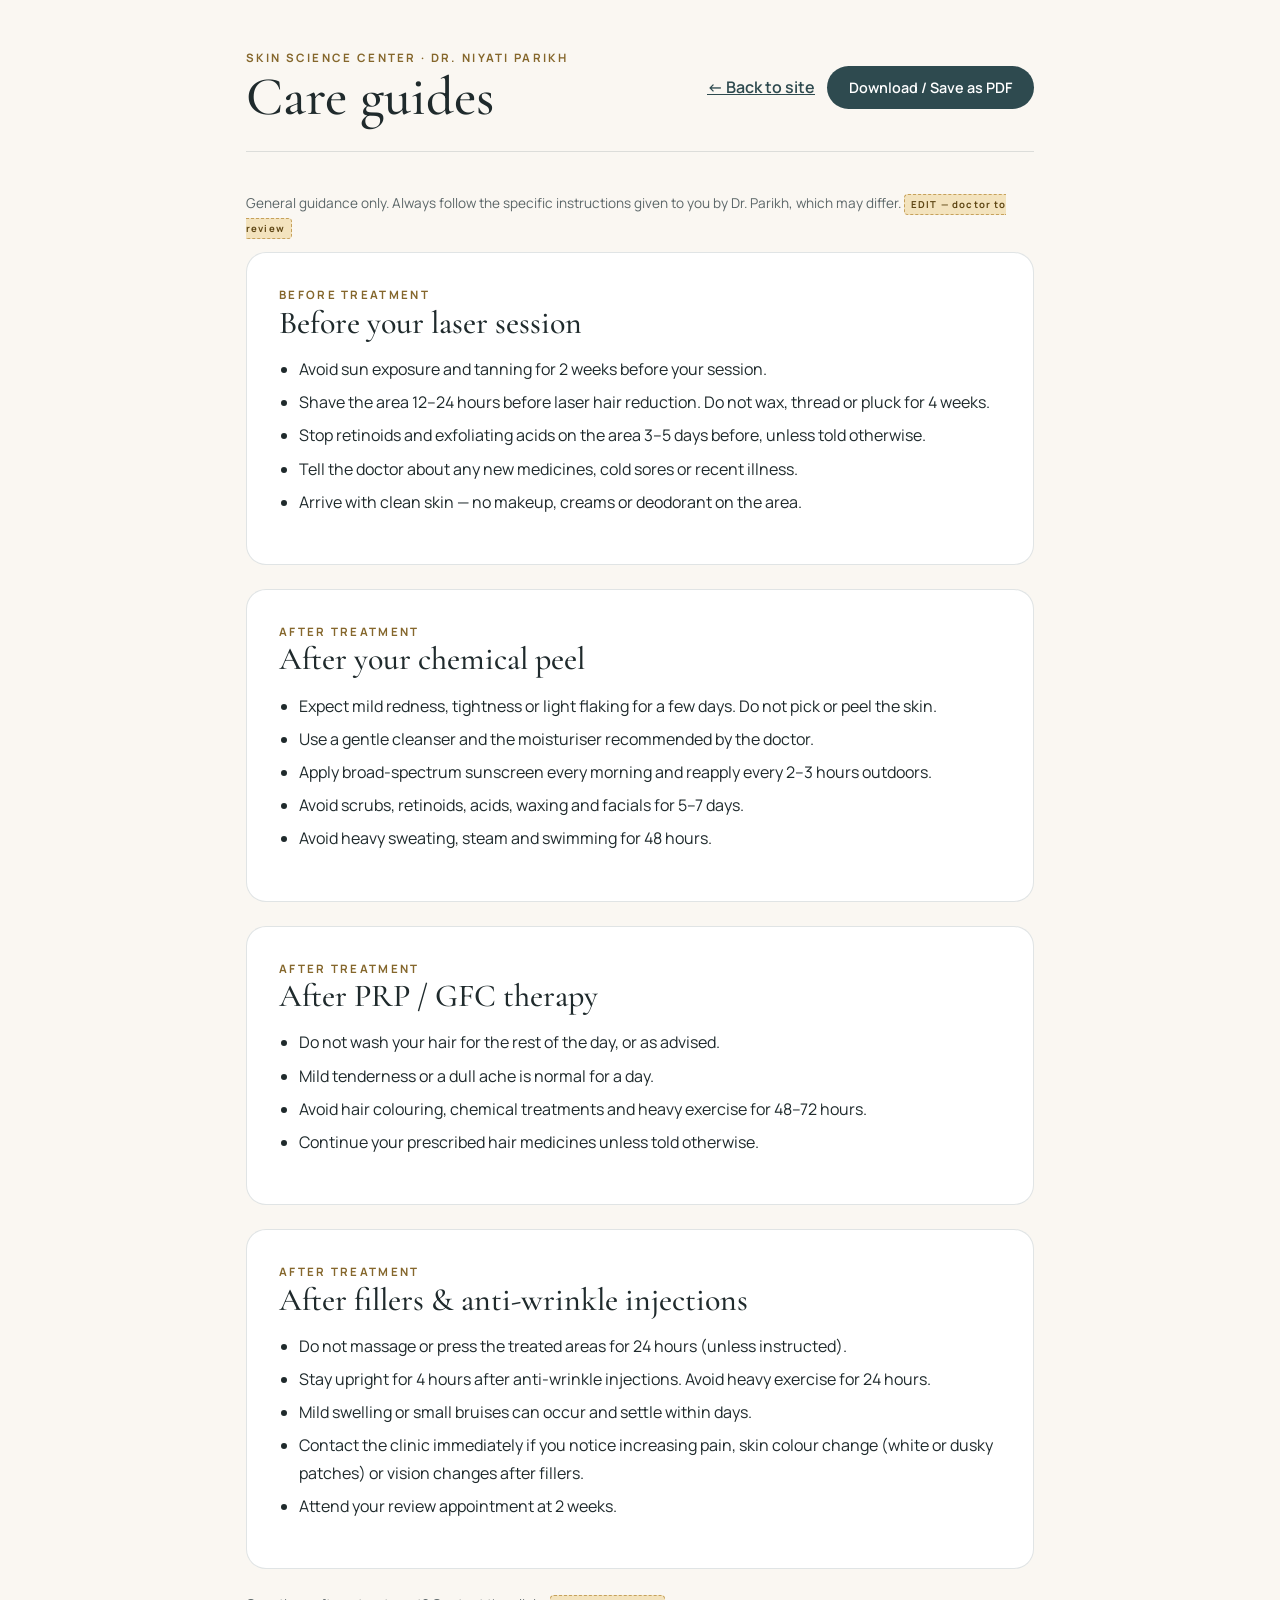
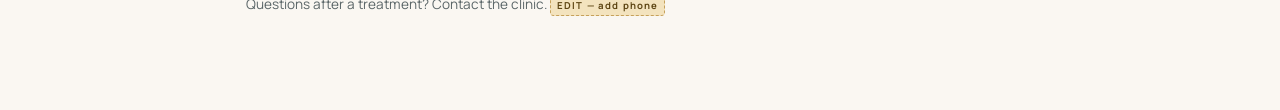
<file: care-guides.html>
<!doctype html>
<html lang="en">
<head>
  <meta charset="utf-8">
  <meta name="viewport" content="width=device-width, initial-scale=1">
  <title>Care Guides | Skin Science Center</title>
  <meta name="description" content="Pre- and post-treatment care guides from Skin Science Center, Memnagar, Ahmedabad.">
  <link rel="icon" href="assets/img/favicon.svg" type="image/svg+xml">
  <link href="https://fonts.googleapis.com/css2?family=Cormorant+Garamond:ital,wght@0,500;0,600;1,500&family=Manrope:wght@400;600;700&display=swap" rel="stylesheet">
  <style>
    :root { --ivory:#FAF7F2; --teal:#2E4A4F; --gold:#85672C; --text:#1F2A2C; --muted:#5B6668; --line:rgba(46,74,79,.15); }
    * { box-sizing: border-box; }
    body { margin: 0; background: var(--ivory); color: var(--text); font: 16px/1.7 Manrope, system-ui, sans-serif; }
    .wrap { max-width: 820px; margin: 0 auto; padding: 48px 16px 80px; }
    header { display: flex; justify-content: space-between; align-items: center; gap: 16px; flex-wrap: wrap; border-bottom: 1px solid var(--line); padding-bottom: 24px; margin-bottom: 40px; }
    h1, h2 { font-family: "Cormorant Garamond", Georgia, serif; font-weight: 500; line-height: 1.1; }
    h1 { font-size: clamp(2.2rem, 6vw, 3.4rem); margin: 0; }
    h2 { font-size: 2rem; margin: 0 0 6px; }
    .eyebrow { font-size: .72rem; letter-spacing: .2em; text-transform: uppercase; color: var(--gold); font-weight: 700; }
    a.back { color: var(--teal); font-weight: 600; }
    button { font: 600 .9rem Manrope, sans-serif; background: var(--teal); color: #fff; border: 0; border-radius: 999px; padding: 12px 22px; cursor: pointer; }
    section { background: #fff; border: 1px solid var(--line); border-radius: 20px; padding: 32px; margin-bottom: 24px; page-break-inside: avoid; }
    ul { padding-left: 20px; } li { margin-bottom: 6px; }
    .note { font-size: .85rem; color: var(--muted); }
    .edit { font-size: .6rem; font-weight: 700; letter-spacing: .12em; background: #F3E3BE; color: #5E4614; border: 1px dashed #C6A15B; padding: 3px 6px; border-radius: 4px; }
    @media print { button, a.back { display: none; } body { background: #fff; } section { border: 0; padding: 0 0 20px; } }
  </style>
</head>
<body>
<div class="wrap">
  <header>
    <div>
      <div class="eyebrow">Skin Science Center · Dr. Niyati Parikh</div>
      <h1>Care guides</h1>
    </div>
    <div style="display:flex;gap:12px;align-items:center">
      <a class="back" href="index.html">← Back to site</a>
      <button onclick="window.print()">Download / Save as PDF</button>
    </div>
  </header>
  <p class="note">General guidance only. Always follow the specific instructions given to you by Dr. Parikh, which may differ. <span class="edit">EDIT — doctor to review</span></p>

  <section id="laser-before">
    <div class="eyebrow">Before treatment</div>
    <h2>Before your laser session</h2>
    <ul>
      <li>Avoid sun exposure and tanning for 2 weeks before your session.</li>
      <li>Shave the area 12–24 hours before laser hair reduction. Do not wax, thread or pluck for 4 weeks.</li>
      <li>Stop retinoids and exfoliating acids on the area 3–5 days before, unless told otherwise.</li>
      <li>Tell the doctor about any new medicines, cold sores or recent illness.</li>
      <li>Arrive with clean skin — no makeup, creams or deodorant on the area.</li>
    </ul>
  </section>

  <section id="peel-after">
    <div class="eyebrow">After treatment</div>
    <h2>After your chemical peel</h2>
    <ul>
      <li>Expect mild redness, tightness or light flaking for a few days. Do not pick or peel the skin.</li>
      <li>Use a gentle cleanser and the moisturiser recommended by the doctor.</li>
      <li>Apply broad-spectrum sunscreen every morning and reapply every 2–3 hours outdoors.</li>
      <li>Avoid scrubs, retinoids, acids, waxing and facials for 5–7 days.</li>
      <li>Avoid heavy sweating, steam and swimming for 48 hours.</li>
    </ul>
  </section>

  <section id="prp-after">
    <div class="eyebrow">After treatment</div>
    <h2>After PRP / GFC therapy</h2>
    <ul>
      <li>Do not wash your hair for the rest of the day, or as advised.</li>
      <li>Mild tenderness or a dull ache is normal for a day.</li>
      <li>Avoid hair colouring, chemical treatments and heavy exercise for 48–72 hours.</li>
      <li>Continue your prescribed hair medicines unless told otherwise.</li>
    </ul>
  </section>

  <section id="injectables-after">
    <div class="eyebrow">After treatment</div>
    <h2>After fillers &amp; anti-wrinkle injections</h2>
    <ul>
      <li>Do not massage or press the treated areas for 24 hours (unless instructed).</li>
      <li>Stay upright for 4 hours after anti-wrinkle injections. Avoid heavy exercise for 24 hours.</li>
      <li>Mild swelling or small bruises can occur and settle within days.</li>
      <li>Contact the clinic immediately if you notice increasing pain, skin colour change (white or dusky patches) or vision changes after fillers.</li>
      <li>Attend your review appointment at 2 weeks.</li>
    </ul>
  </section>

  <p class="note">Questions after a treatment? Contact the clinic. <span class="edit">EDIT — add phone</span></p>
</div>
</body>
</html>
</file>
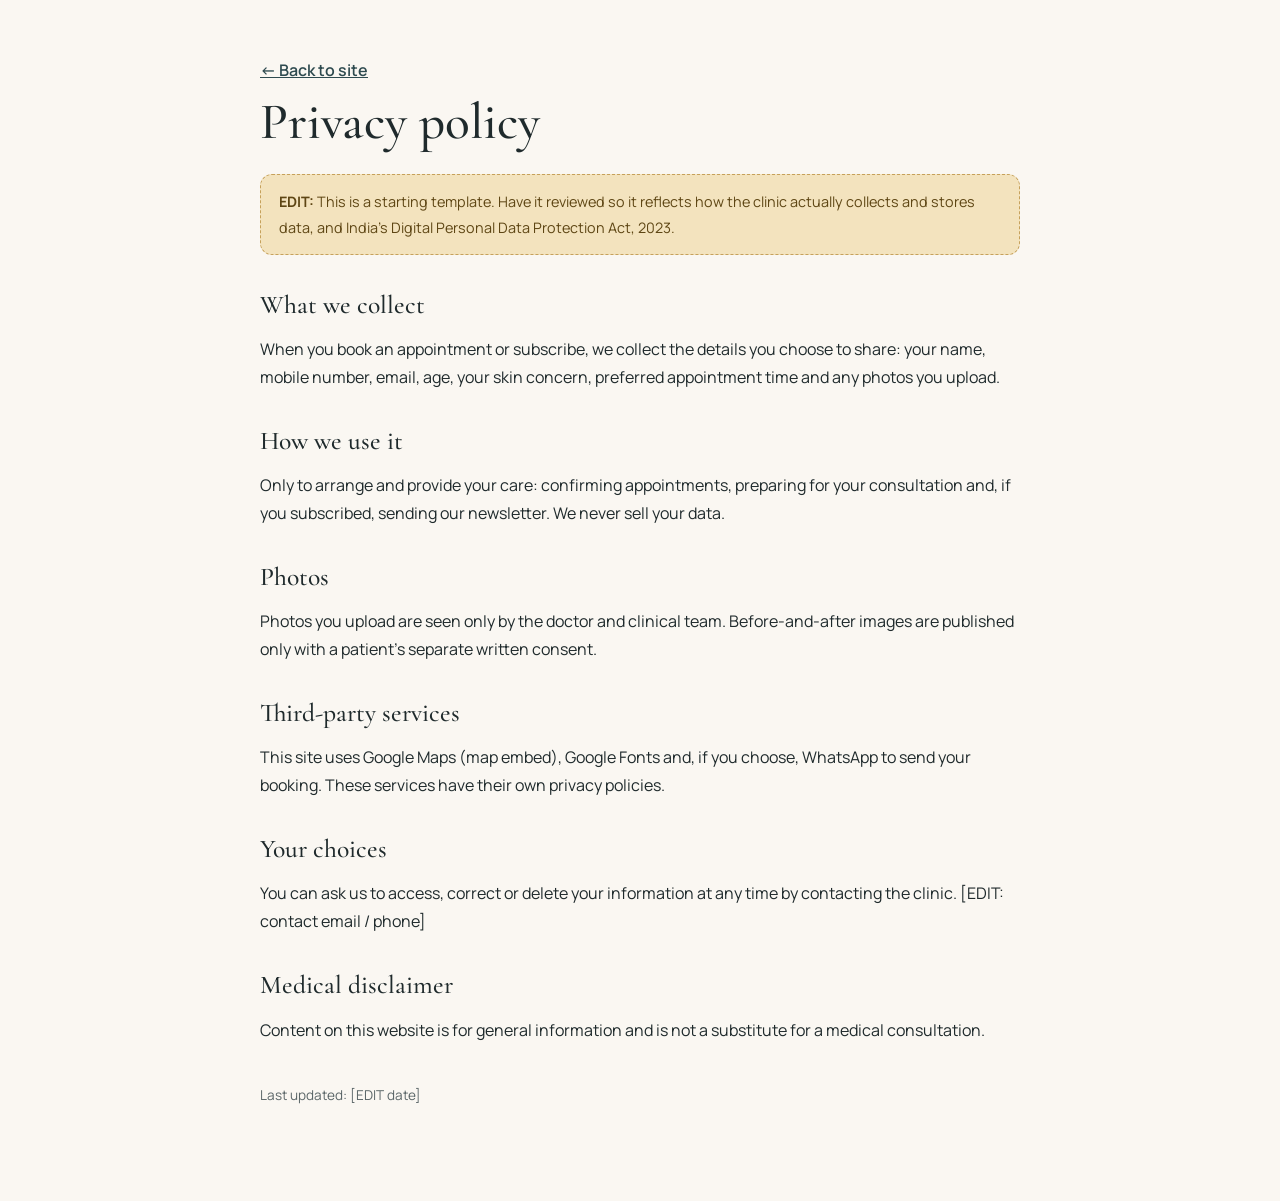
<file: privacy.html>
<!doctype html>
<html lang="en">
<head>
  <meta charset="utf-8">
  <meta name="viewport" content="width=device-width, initial-scale=1">
  <title>Privacy Policy | Skin Science Center</title>
  <meta name="robots" content="noindex">
  <link rel="icon" href="assets/img/favicon.svg" type="image/svg+xml">
  <link href="https://fonts.googleapis.com/css2?family=Cormorant+Garamond:wght@500&family=Manrope:wght@400;600;700&display=swap" rel="stylesheet">
  <style>
    body { margin: 0; background: #FAF7F2; color: #1F2A2C; font: 16px/1.75 Manrope, system-ui, sans-serif; }
    .wrap { max-width: 760px; margin: 0 auto; padding: 56px 16px 80px; }
    h1, h2 { font-family: "Cormorant Garamond", Georgia, serif; font-weight: 500; line-height: 1.1; }
    h1 { font-size: clamp(2.2rem, 6vw, 3.2rem); margin: 10px 0 24px; }
    h2 { font-size: 1.6rem; margin: 36px 0 8px; }
    a { color: #2E4A4F; font-weight: 600; }
    .note { background: #F3E3BE; border: 1px dashed #C6A15B; color: #5E4614; padding: 14px 18px; border-radius: 12px; font-size: .9rem; }
  </style>
</head>
<body>
<div class="wrap">
  <a href="index.html">← Back to site</a>
  <h1>Privacy policy</h1>
  <p class="note"><strong>EDIT:</strong> This is a starting template. Have it reviewed so it reflects how the clinic actually collects and stores data, and India's Digital Personal Data Protection Act, 2023.</p>

  <h2>What we collect</h2>
  <p>When you book an appointment or subscribe, we collect the details you choose to share: your name, mobile number, email, age, your skin concern, preferred appointment time and any photos you upload.</p>

  <h2>How we use it</h2>
  <p>Only to arrange and provide your care: confirming appointments, preparing for your consultation and, if you subscribed, sending our newsletter. We never sell your data.</p>

  <h2>Photos</h2>
  <p>Photos you upload are seen only by the doctor and clinical team. Before-and-after images are published only with a patient's separate written consent.</p>

  <h2>Third-party services</h2>
  <p>This site uses Google Maps (map embed), Google Fonts and, if you choose, WhatsApp to send your booking. These services have their own privacy policies.</p>

  <h2>Your choices</h2>
  <p>You can ask us to access, correct or delete your information at any time by contacting the clinic. [EDIT: contact email / phone]</p>

  <h2>Medical disclaimer</h2>
  <p>Content on this website is for general information and is not a substitute for a medical consultation.</p>

  <p style="margin-top:40px;color:#5B6668;font-size:.85rem">Last updated: [EDIT date]</p>
</div>
</body>
</html>
</file>
